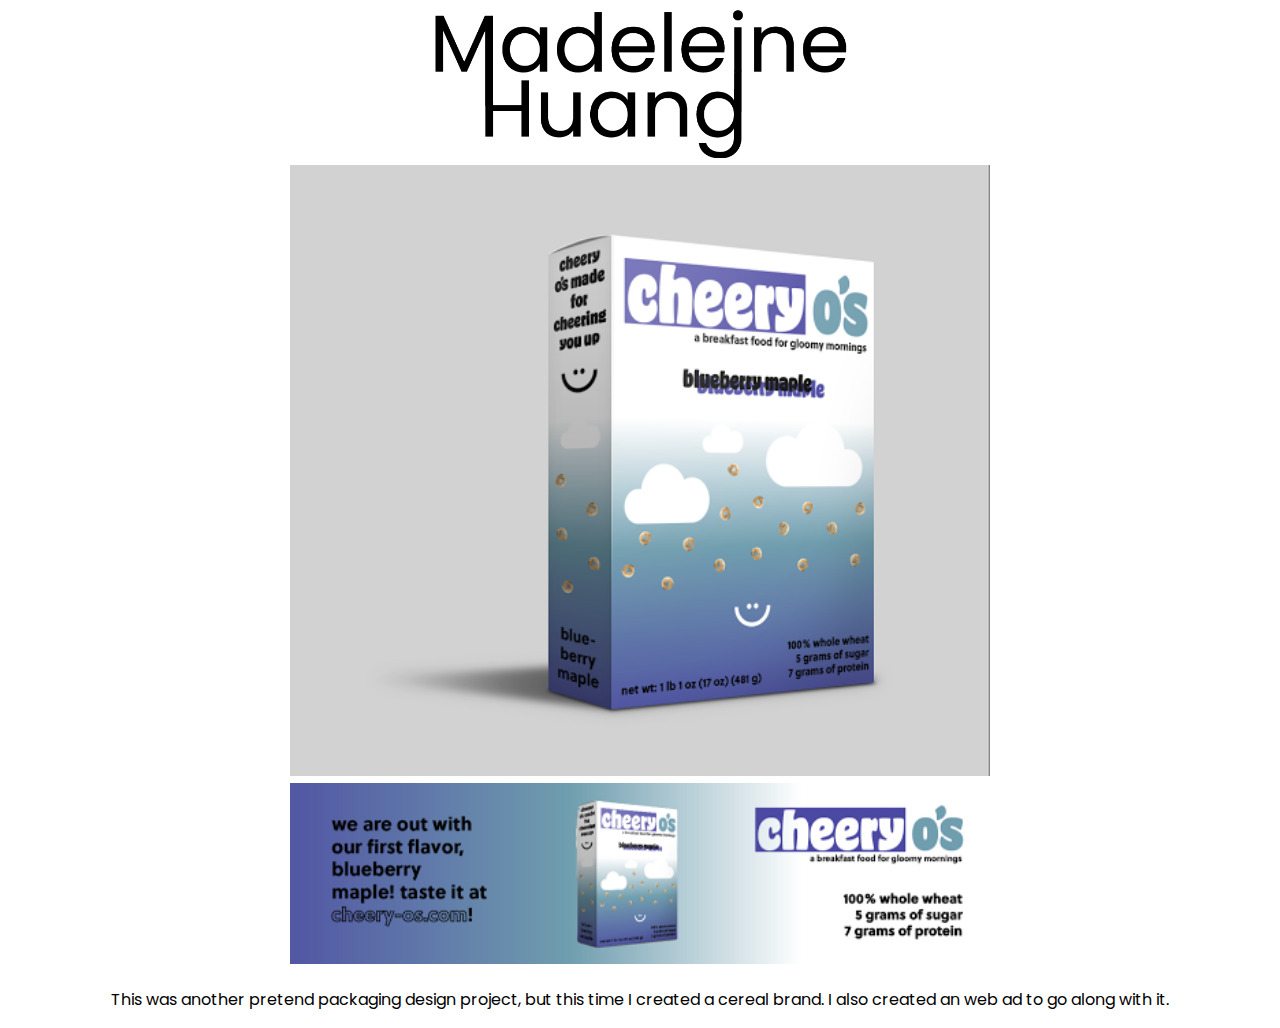
<file: cheeryos.html>
<!DOCTYPE html>
<html>
<head>
<title>cheery o's >> Madeleine Huang</title>
<link rel="stylesheet" type="text/css" href="main.css">
</head>
<body>

<style>
    .image{
        width: 700px;
    }
</style>

<button onclick="topFunction()" id="myBtn" title="Scroll up"><img src="assets/MadeleineLogo.png" class="topbuttonlogo"></button>

<script>
//Get the button
var mybutton = document.getElementById("myBtn");

// When the user scrolls down 20px from the top of the document, show the button
window.onscroll = function() {scrollFunction()};

function scrollFunction() {
    if (document.body.scrollTop > 20 || document.documentElement.scrollTop > 20) {
    mybutton.style.display = "block";
    } else {
    mybutton.style.display = "none";
    }
}

// When the user clicks on the button, scroll to the top of the document
function topFunction() {
    document.body.scrollTop = 0;
    document.documentElement.scrollTop = 0;
}
</script>
    
<!--The Header-->
<center>
    <a href="index.html" class="tagline">
        <img src="assets/MadeleineLogo.png" alt="Madeleine's Logo" class="logo">
    </a>
</center>


<!--Images-->

<center><img src="assets/cheeryos.png" alt="cheery o's box" class="image"></center>
<center><img src="assets/cheeryosad.png" alt="cheery o's ad" class="image"></center>

<center><p>This was another pretend packaging design project, but this time I created a cereal brand. I also created an web ad to go along with it.</p></center>

</body>
</html>
</file>
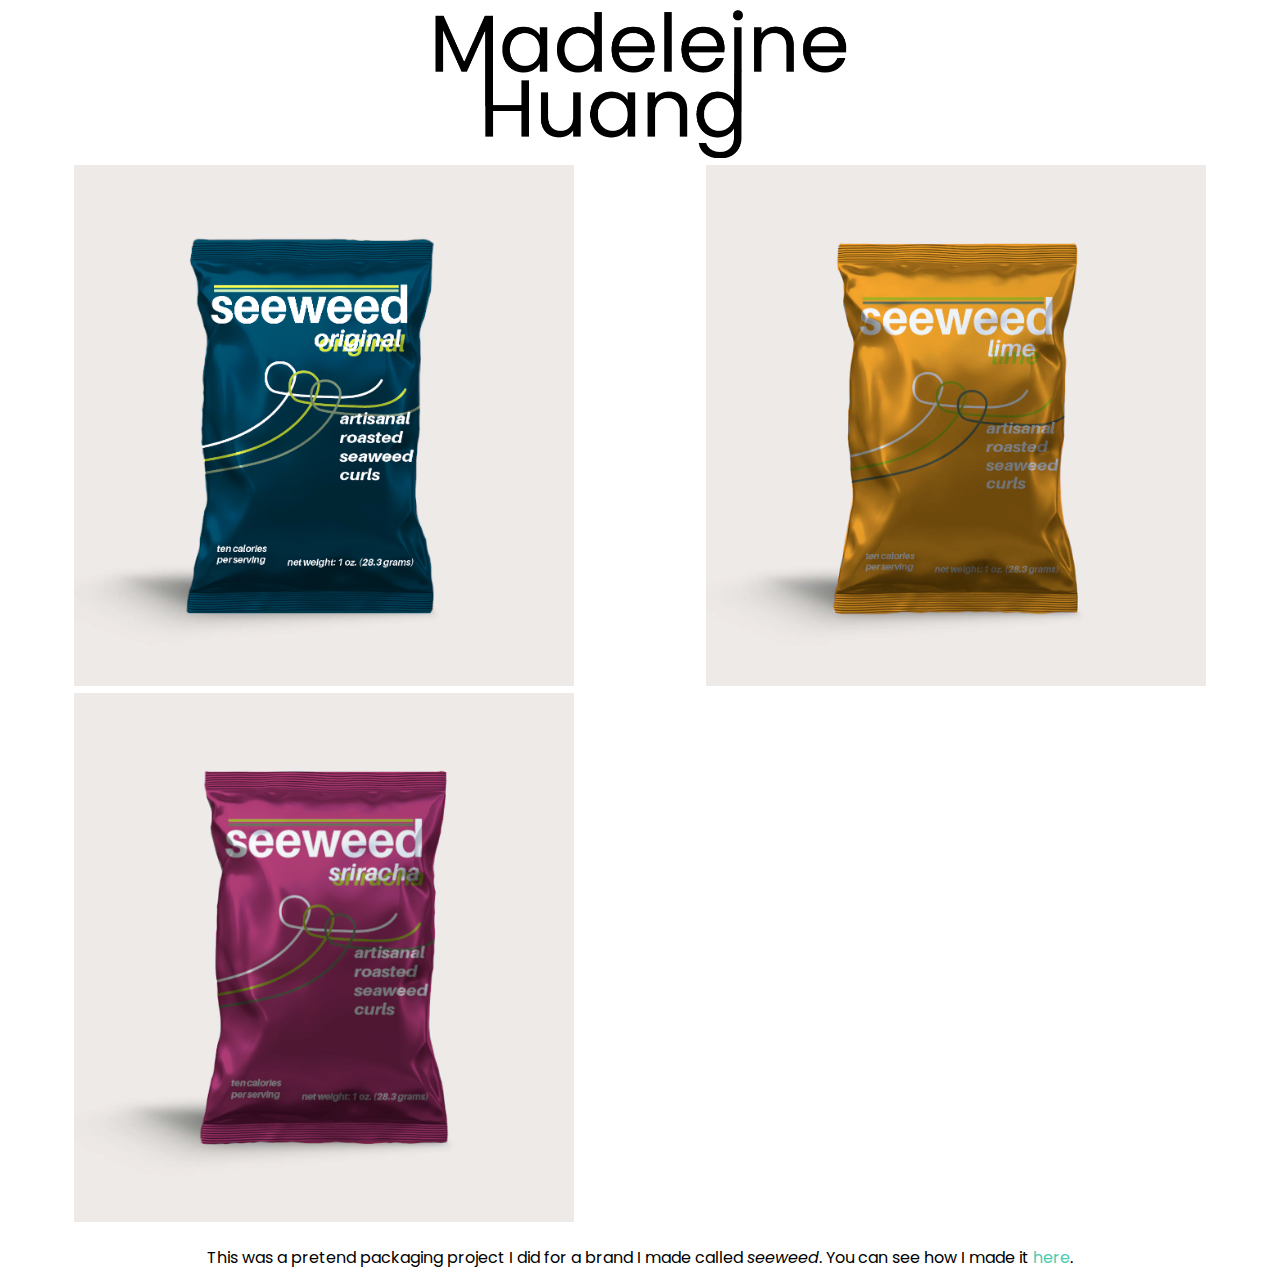
<file: seeweed.html>
<!DOCTYPE html>
<html>
<head>
<title>seeweed >> Madeleine Huang</title>
<link rel="stylesheet" type="text/css" href="main.css">
</head>
<body>

<style>
    .seeweedgrid{
        display: grid;
        grid-template-columns: auto auto auto;
    }
    .seeweedimage{
        width: 500px;
    }
    @media only screen and (max-width: 1490px) {
        .seeweedgrid {
	        grid-template-columns: auto auto;
        }
    }
    @media only screen and (max-width: 960px) {
        .seeweedgrid {
	        grid-template-columns: auto;
        }
    }
</style>

<button onclick="topFunction()" id="myBtn" title="Scroll up"><img src="assets/MadeleineLogo.png" class="topbuttonlogo"></button>

<script>
//Get the button
var mybutton = document.getElementById("myBtn");

// When the user scrolls down 20px from the top of the document, show the button
window.onscroll = function() {scrollFunction()};

function scrollFunction() {
    if (document.body.scrollTop > 20 || document.documentElement.scrollTop > 20) {
    mybutton.style.display = "block";
    } else {
    mybutton.style.display = "none";
    }
}

// When the user clicks on the button, scroll to the top of the document
function topFunction() {
    document.body.scrollTop = 0;
    document.documentElement.scrollTop = 0;
}
</script>
    
<!--The Header-->
<center>
    <a href="index.html" class="tagline">
        <img src="assets/MadeleineLogo.png" alt="Madeleine's Logo" class="logo">
    </a>
</center>


<!--Images-->

<div class="seeweedgrid">
    <center>
        <img src="assets/seeweedoriginalmockup.png" alt="seeweed Original" class="seeweedimage">
    </center>

    <center>
        <img src="assets/seeweedlimemockup.png" alt="seeweed Lime" class="seeweedimage">
    </center>

    <center>
        <img src="assets/seeweedsrirachamockup.png" alt="seeweed Sriracha" class="seeweedimage">
    </center>
</div>

<center><p>This was a pretend packaging project I did for a brand I made called <i>seeweed</i>. You can see how I made it <a href="https://whimsicalwatercolor.wordpress.com/2020/09/30/designing-my-very-own-brand/" class="link" target="_blank">here</a>.</p></center>

</body>
</html>
</file>
<file: main.css>
@import url('https://fonts.googleapis.com/css2?family=Poppins&display=swap');
@import url('https://fonts.googleapis.com/css2?family=Poppins:wght@200&display=swap');
html {
    scroll-behavior: smooth;
  }
/* width */
::-webkit-scrollbar {
    width: 10px;
  }
  
  /* Track */
  ::-webkit-scrollbar-track {
    background: transparent; 
  }
   
  /* Handle */
  ::-webkit-scrollbar-thumb {
    background-color: #f3f3f3;
    border-radius: 20px;
  }
  
  /* Handle on hover */
  ::-webkit-scrollbar-thumb:hover {
    background-color: #d9d9d9;
  }
body{
    font-family: Poppins;
    animation-name: body;
    animation-duration: 1s;
    
}
@keyframes body{
    0% {opacity: 0%;}
    100% {opacity: 100%;}
}
#myBtn{
    display: none;
    position: fixed;
    top: 0;
    z-index: 99;
    font-size: 18px;
    border: none;
    outline: none;
    background-color: #4dcbb0;
    width: 100%;
    opacity: 70%;
    color: white;
    cursor: pointer;
    font-family: Poppins;
}
.topbuttonlogo{
    height: 50px;
    padding-top: 10px;
    opacity: 100%;
}
.link{
    color: transparent;
    text-decoration: none;
    text-shadow: 0px 0px 0px #4dcbb0;
    transition: text-shadow 0.1s linear;
}
.link:hover{
    text-shadow: 0px -4px 0px #4dcbb0;
}
.logo{
    height: 150px;
}
.tagline{
    text-decoration: none;
    color: black;
    font-family: Poppins;
}
.grid{
    display: grid;
    grid-template-columns: auto auto;
    padding-left: 50px;
    padding-right: 50px;
}
.featuredimage{
    width: 500px;
    opacity: 100%;
    transition: opacity 0.3s linear;
}
.featuredimage:hover{
    opacity: 80%;
}
.projecttitle{
    margin-top: -70px;
    margin-left: 20px;
    text-align: center;
    text-decoration: none;
    color: black;
    font-weight: 200;
}
::selection{
    color: black;
    background-color: #e3a0a0;
}
@media only screen and (max-width: 1200px) {
    .grid {
        grid-template-columns: auto;
    }
  }
</file>
